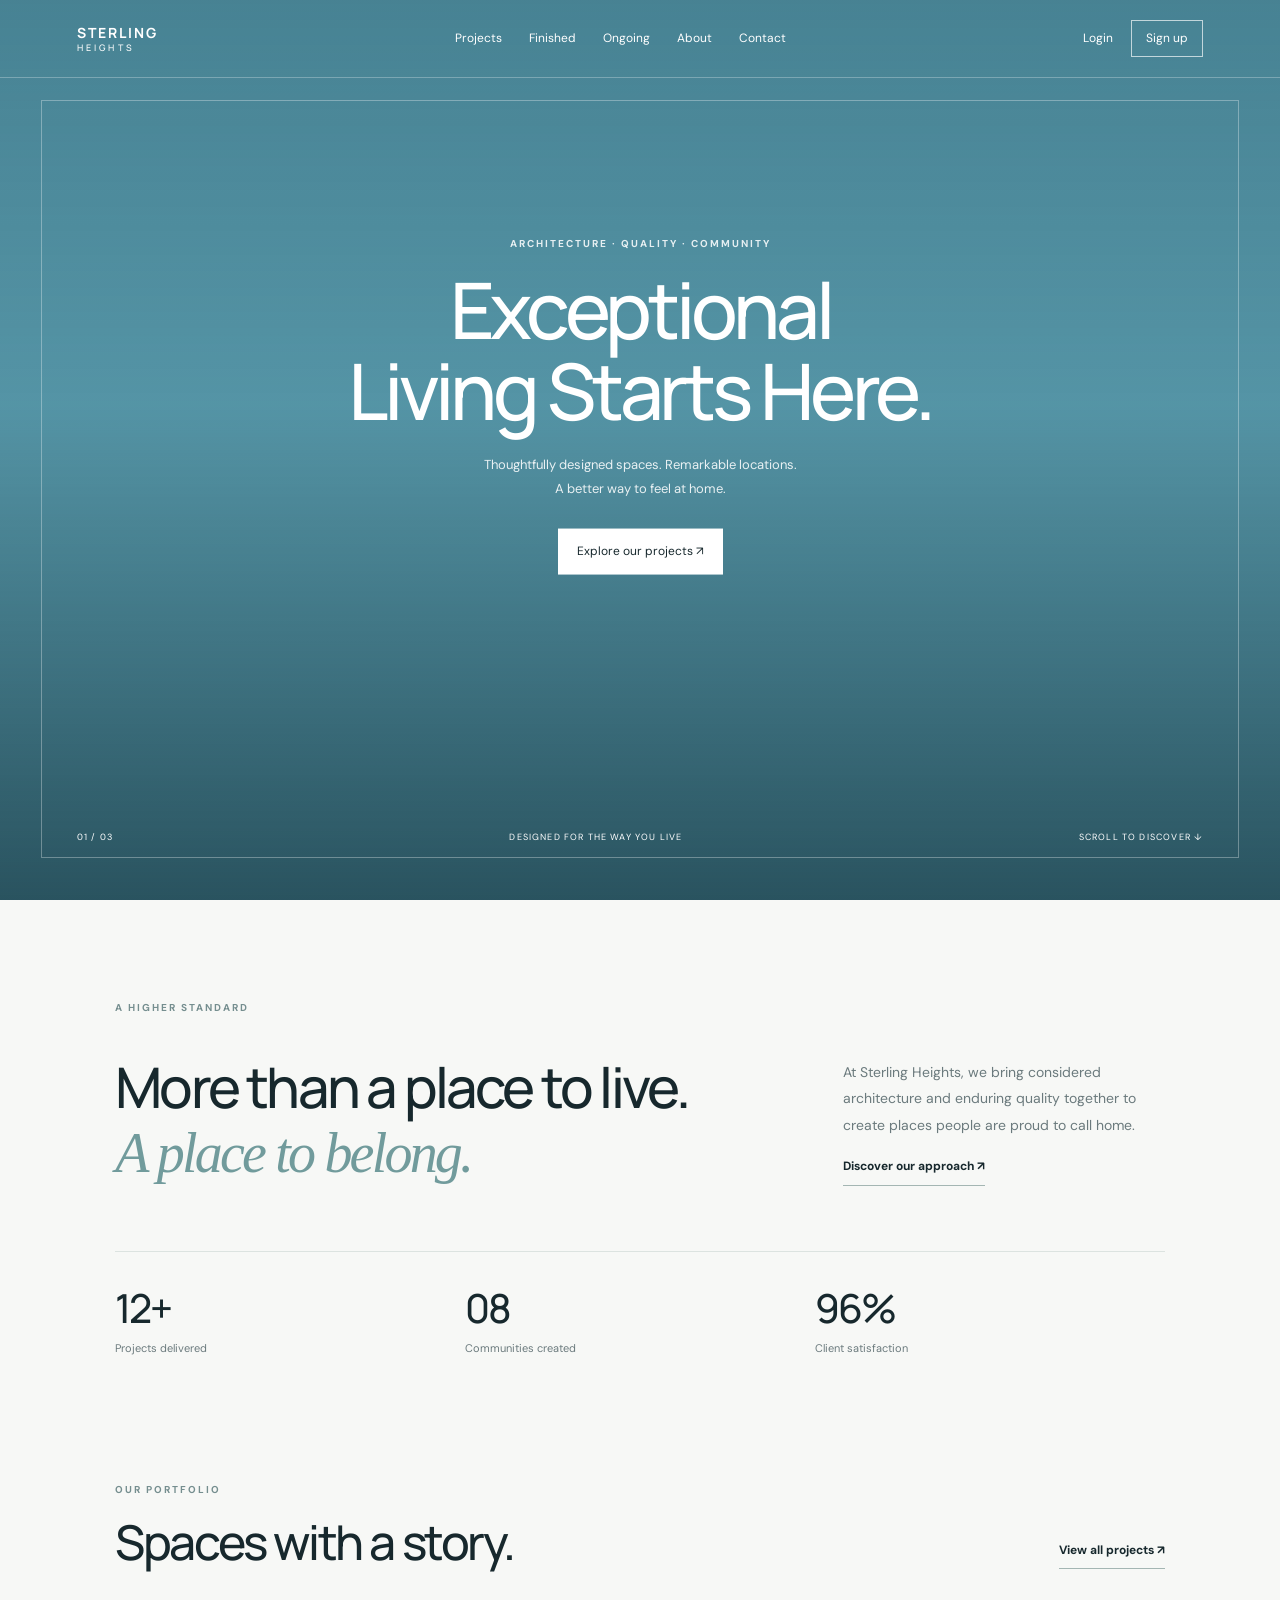
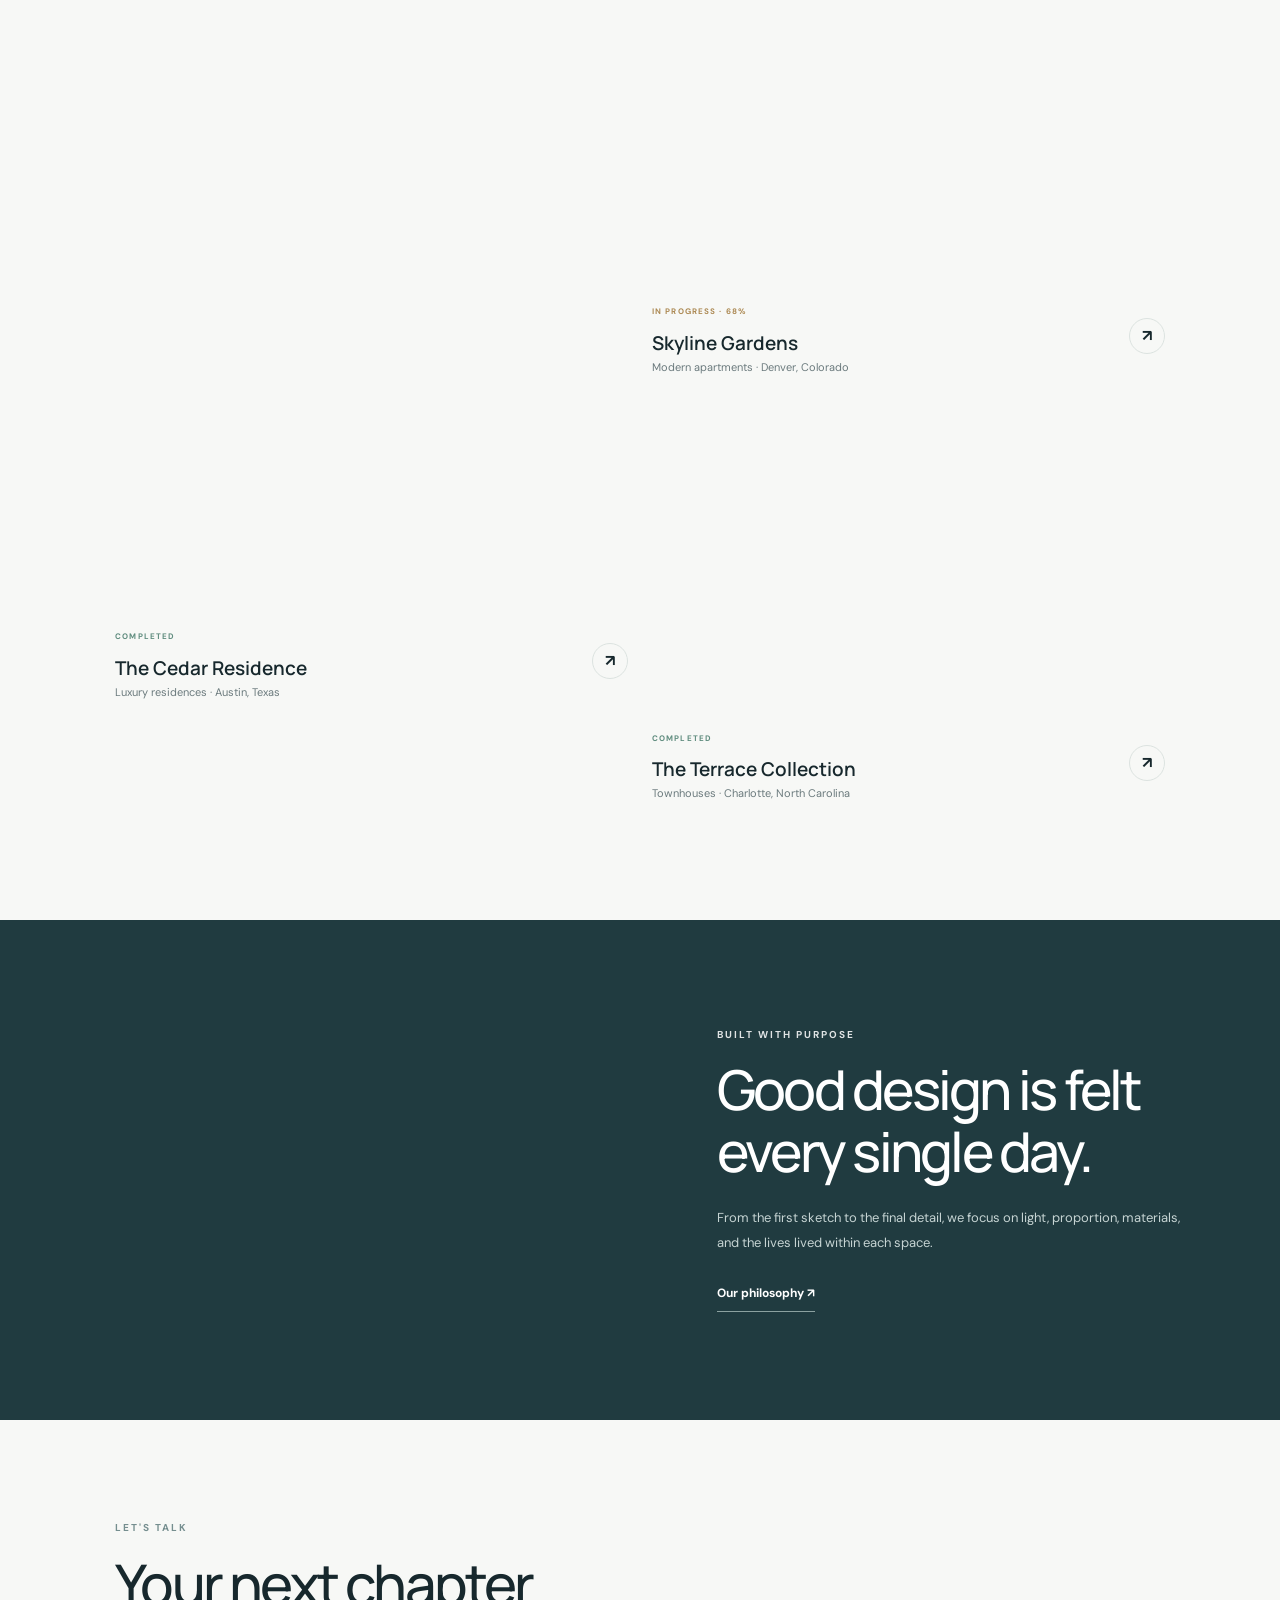
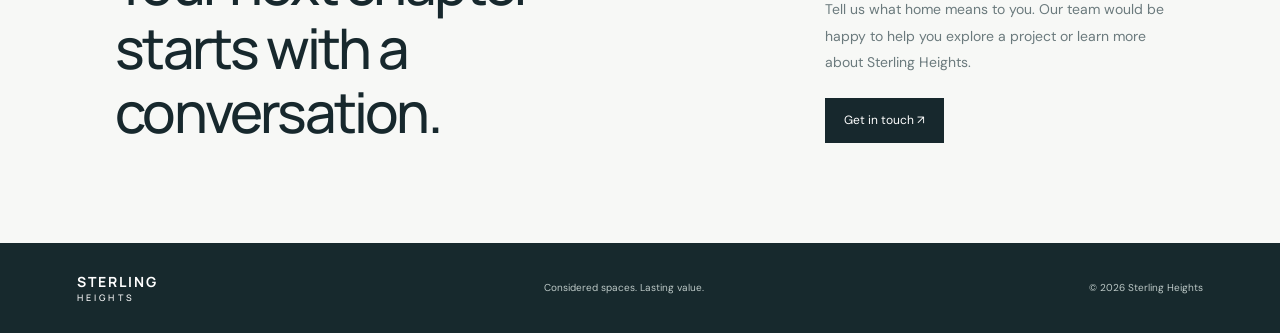
<file: index.html>
<!doctype html>
<html lang="en">
  <head>
    <meta charset="utf-8" />
    <meta name="viewport" content="width=device-width,initial-scale=1" />
    <meta
      name="description"
      content="Sterling Heights — exceptional living starts here."
    />
    <title>Sterling Heights | Exceptional Living Starts Here</title>
    <link rel="stylesheet" href="css/style.css" />
    <script defer src="js/app.js"></script>
  </head>
  <body>
    <header class="header">
      <a class="logo" href="index.html">STERLING<span>HEIGHTS</span></a
      ><button class="menu" id="menu" aria-label="Toggle navigation">☰</button>
      <nav id="nav">
        <a href="#projects">Projects</a
        ><a href="pages/finished.html">Finished</a
        ><a href="pages/ongoing.html">Ongoing</a><a href="#about">About</a
        ><a href="pages/contact.html">Contact</a>
      </nav>
      <div id="account" class="account"></div>
    </header>
    <main>
      <section class="hero">
        <div class="hero-photo"></div>
        <div class="hero-overlay"></div>
        <div class="hero-frame"></div>
        <div class="hero-content">
          <p class="eyebrow light">ARCHITECTURE · QUALITY · COMMUNITY</p>
          <h1>Exceptional<br />Living Starts Here.</h1>
          <p>
            Thoughtfully designed spaces. Remarkable locations.<br />A better
            way to feel at home.
          </p>
          <a class="btn white" href="#projects">Explore our projects ↗</a>
        </div>
        <div class="hero-foot">
          <span>01 / 03</span><span>DESIGNED FOR THE WAY YOU LIVE</span
          ><span>SCROLL TO DISCOVER ↓</span>
        </div>
      </section>
      <section class="section intro" id="about">
        <p class="eyebrow">A HIGHER STANDARD</p>
        <div class="intro-grid">
          <h2>More than a place to live.<br /><em>A place to belong.</em></h2>
          <div>
            <p>
              At Sterling Heights, we bring considered architecture and enduring
              quality together to create places people are proud to call home.
            </p>
            <a class="text-link" href="pages/about.html"
              >Discover our approach ↗</a
            >
          </div>
        </div>
        <div class="stats">
          <div><strong>12+</strong><span>Projects delivered</span></div>
          <div><strong>08</strong><span>Communities created</span></div>
          <div><strong>96%</strong><span>Client satisfaction</span></div>
        </div>
      </section>
      <section class="section projects" id="projects">
        <div class="section-title">
          <div>
            <p class="eyebrow">OUR PORTFOLIO</p>
            <h2>Spaces with a story.</h2>
          </div>
          <a class="text-link" href="pages/finished.html"
            >View all projects ↗</a
          >
        </div>
        <div class="project-grid">
          <a class="project-card tall" href="pages/details.html?project=cedar"
            ><div class="photo cedar"></div>
            <div class="project-meta">
              <div>
                <small class="complete">COMPLETED</small>
                <h3>The Cedar Residence</h3>
                <p>Luxury residences · Austin, Texas</p>
              </div>
              <b>↗</b>
            </div></a
          >
          <a class="project-card" href="pages/details.html?project=skyline"
            ><div class="photo skyline"></div>
            <div class="project-meta">
              <div>
                <small class="progress">IN PROGRESS · 68%</small>
                <h3>Skyline Gardens</h3>
                <p>Modern apartments · Denver, Colorado</p>
              </div>
              <b>↗</b>
            </div></a
          >
          <a class="project-card" href="pages/details.html?project=terrace"
            ><div class="photo terrace"></div>
            <div class="project-meta">
              <div>
                <small class="complete">COMPLETED</small>
                <h3>The Terrace Collection</h3>
                <p>Townhouses · Charlotte, North Carolina</p>
              </div>
              <b>↗</b>
            </div></a
          >
        </div>
      </section>
      <section class="statement">
        <div class="statement-photo"></div>
        <div class="statement-copy">
          <p class="eyebrow light">BUILT WITH PURPOSE</p>
          <h2>Good design is felt<br />every single day.</h2>
          <p>
            From the first sketch to the final detail, we focus on light,
            proportion, materials, and the lives lived within each space.
          </p>
          <a class="text-link light-link" href="pages/about.html"
            >Our philosophy ↗</a
          >
        </div>
      </section>
      <section class="section contact">
        <div>
          <p class="eyebrow">LET'S TALK</p>
          <h2>Your next chapter<br />starts with a conversation.</h2>
        </div>
        <div>
          <p>
            Tell us what home means to you. Our team would be happy to help you
            explore a project or learn more about Sterling Heights.
          </p>
          <a class="btn dark" href="pages/contact.html">Get in touch ↗</a>
        </div>
      </section>
    </main>
    <footer>
      <a class="logo" href="index.html">STERLING<span>HEIGHTS</span></a>
      <p>Considered spaces. Lasting value.</p>
      <small>© <span id="year"></span> Sterling Heights</small>
    </footer>
  </body>
</html>
</file>
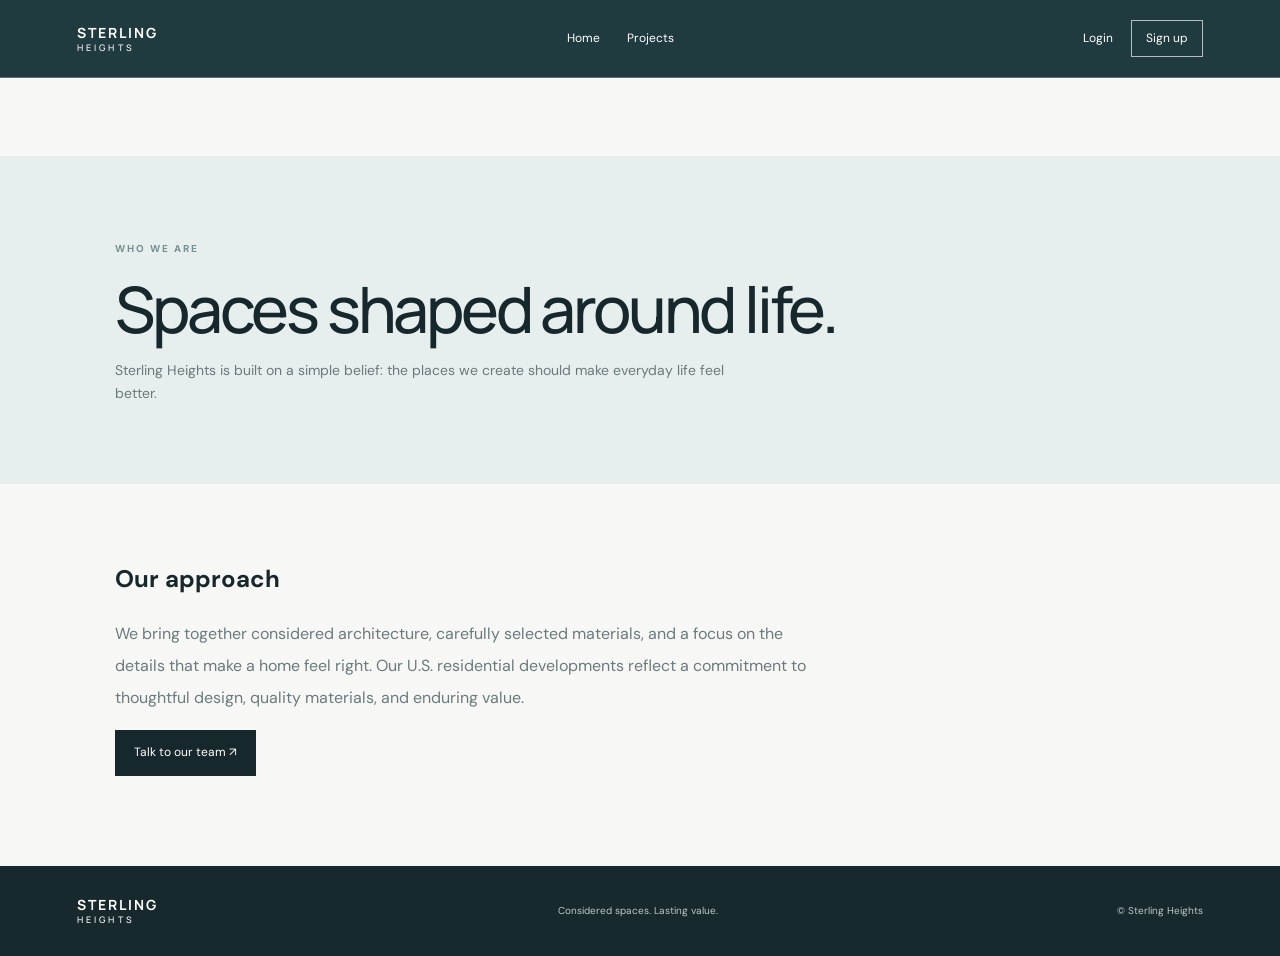
<file: about.html>
<!doctype html><html lang="en"><head><meta charset="utf-8"><meta name="viewport" content="width=device-width,initial-scale=1"><title>About | Sterling Heights</title><link rel="stylesheet" href="../css/style.css"><script defer src="../js/app.js"></script></head><body><header class="header inner-header"><a class="logo" href="../index.html">STERLING<span>HEIGHTS</span></a><nav><a href="../index.html">Home</a><a href="finished.html">Projects</a></nav><div class="account" id="account"></div></header><main class="inner-page"><section class="page-hero"><p class="eyebrow">WHO WE ARE</p><h1>Spaces shaped around life.</h1><p>Sterling Heights is built on a simple belief: the places we create should make everyday life feel better.</p></section><section class="inner-content"><h2>Our approach</h2><p style="max-width:720px;color:var(--muted);line-height:2">We bring together considered architecture, carefully selected materials, and a focus on the details that make a home feel right. Our U.S. residential developments reflect a commitment to thoughtful design, quality materials, and enduring value.</p><a class="btn dark" href="contact.html">Talk to our team ↗</a></section></main><footer><a class="logo" href="../index.html">STERLING<span>HEIGHTS</span></a><p>Considered spaces. Lasting value.</p><small>© Sterling Heights</small></footer></body></html>
</file>
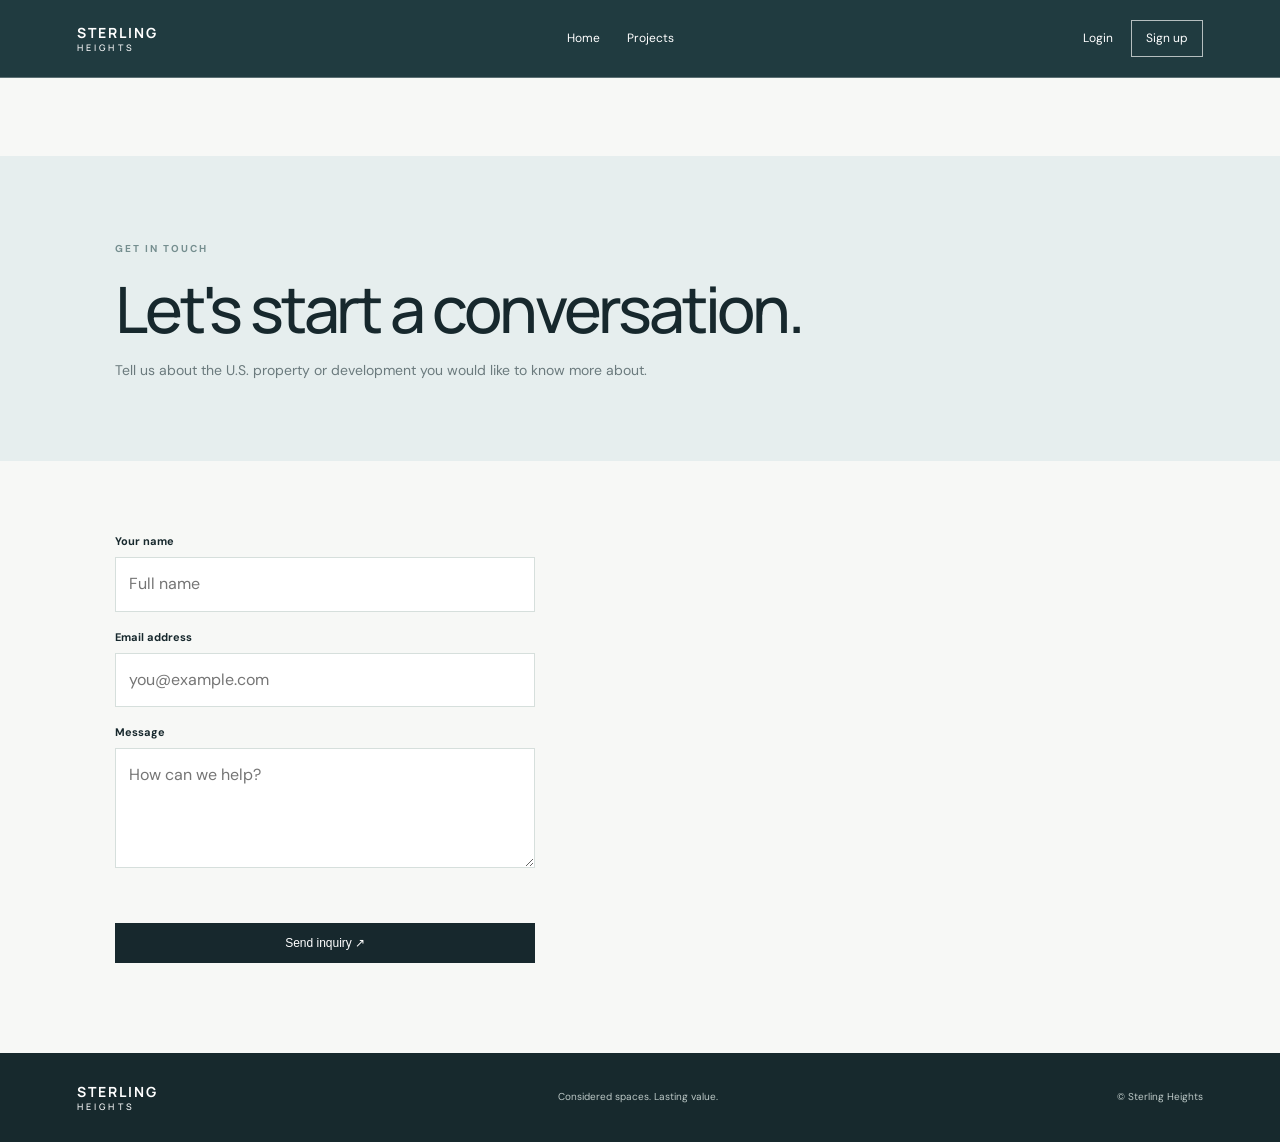
<file: contact.html>
<!doctype html><html lang="en"><head><meta charset="utf-8"><meta name="viewport" content="width=device-width,initial-scale=1"><title>Contact | Sterling Heights</title><link rel="stylesheet" href="../css/style.css"><script defer src="../js/app.js"></script></head><body><header class="header inner-header"><a class="logo" href="../index.html">STERLING<span>HEIGHTS</span></a><nav><a href="../index.html">Home</a><a href="finished.html">Projects</a></nav><div class="account" id="account"></div></header><main class="inner-page"><section class="page-hero"><p class="eyebrow">GET IN TOUCH</p><h1>Let's start a conversation.</h1><p>Tell us about the U.S. property or development you would like to know more about.</p></section><section class="inner-content"><form id="contactForm" class="form-box"><label class="field"><span>Your name</span><input required placeholder="Full name"></label><label class="field"><span>Email address</span><input type="email" required placeholder="you@example.com"></label><label class="field"><span>Message</span><textarea required placeholder="How can we help?"></textarea></label><p id="contactMessage" class="form-error" aria-live="polite"></p><button class="btn dark form-submit">Send inquiry ↗</button></form></section></main><footer><a class="logo" href="../index.html">STERLING<span>HEIGHTS</span></a><p>Considered spaces. Lasting value.</p><small>© Sterling Heights</small></footer></body></html>
</file>
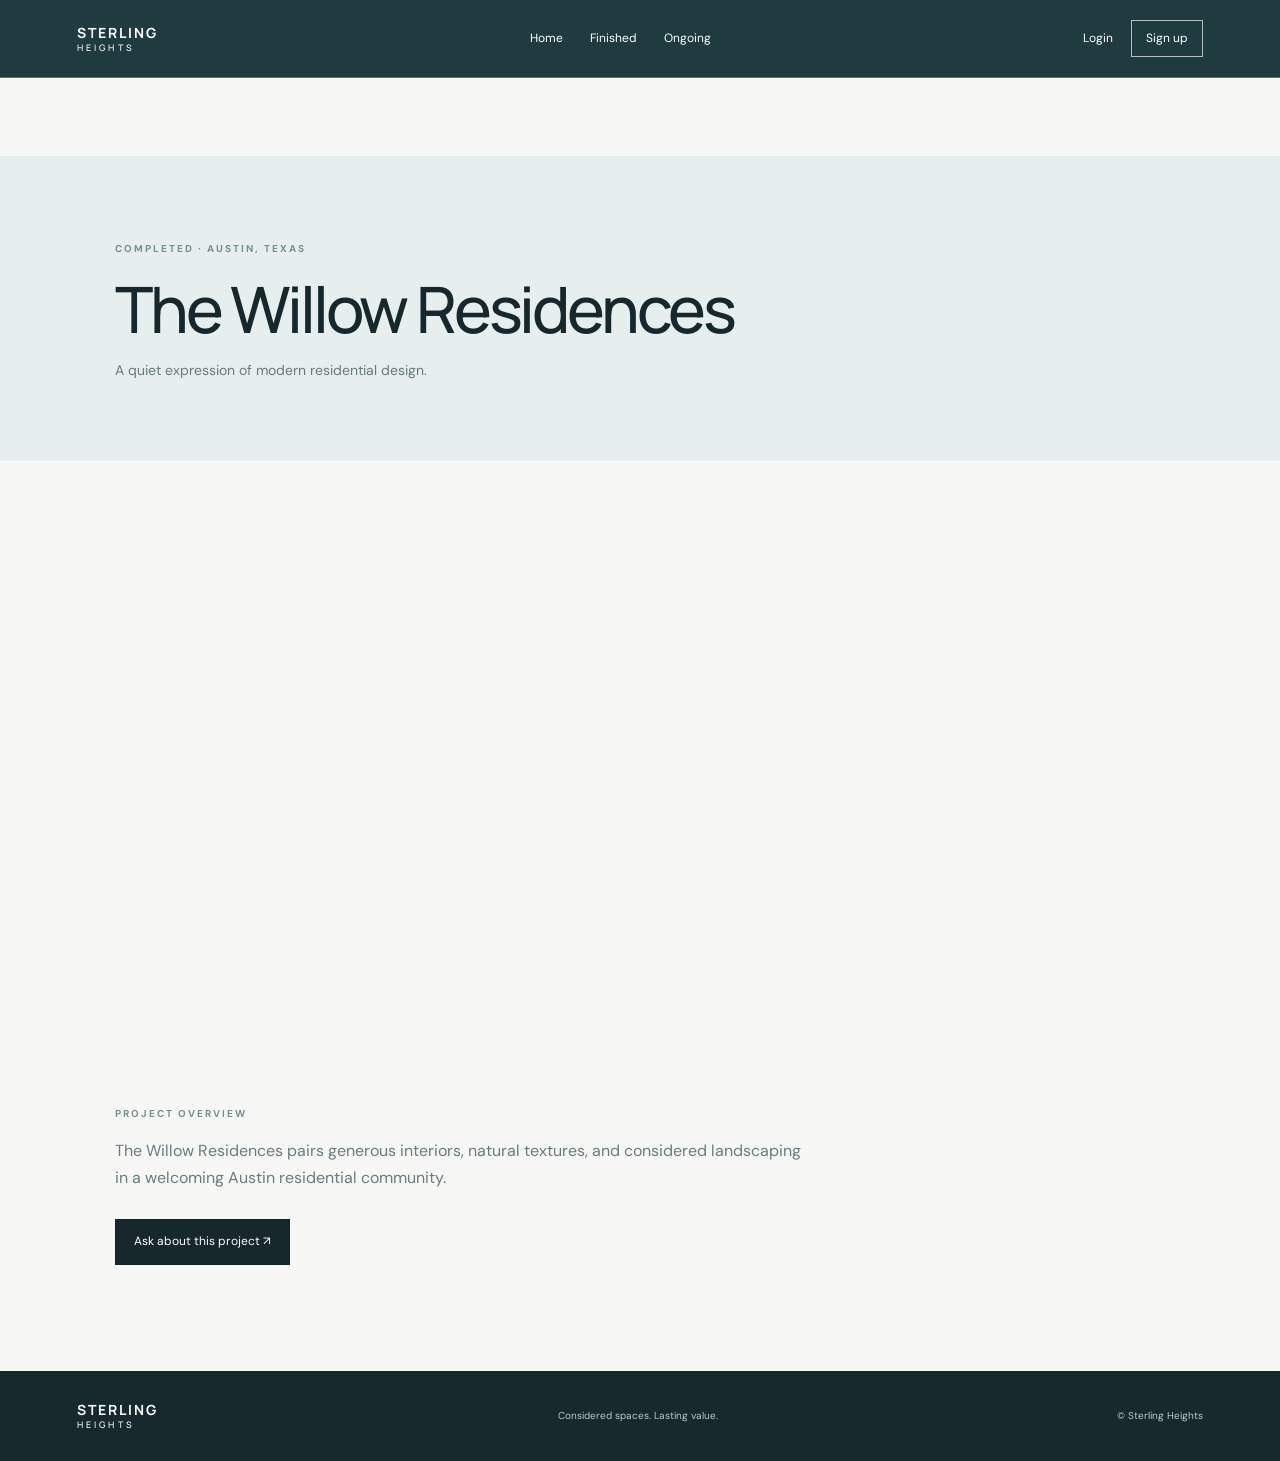
<file: details.html>
<!doctype html><html lang="en"><head><meta charset="utf-8"><meta name="viewport" content="width=device-width,initial-scale=1"><title>Project Details | Sterling Heights</title><link rel="stylesheet" href="../css/style.css"><script defer src="../js/app.js"></script><script defer src="../js/details.js"></script></head><body><header class="header inner-header"><a class="logo" href="../index.html">STERLING<span>HEIGHTS</span></a><nav><a href="../index.html">Home</a><a href="finished.html">Finished</a><a href="ongoing.html">Ongoing</a></nav><div class="account" id="account"></div></header><main class="inner-page"><section class="page-hero"><p class="eyebrow" id="status">STERLING HEIGHTS / PROJECT</p><h1 id="title">A place to belong.</h1><p id="description">Considered architecture and spaces designed around everyday living.</p></section><section class="inner-content"><div id="projectPhoto" class="photo cedar" style="height:min(60vw,560px);margin-bottom:30px"></div><p class="eyebrow">PROJECT OVERVIEW</p><p id="overview" style="max-width:700px;color:var(--muted)">Every detail balances beauty, comfort, and practicality. Contact our team to learn more.</p><p style="margin-top:28px"><a class="btn dark" href="contact.html">Ask about this project ↗</a></p></section></main><footer><a class="logo" href="../index.html">STERLING<span>HEIGHTS</span></a><p>Considered spaces. Lasting value.</p><small>© Sterling Heights</small></footer></body></html>
</file>
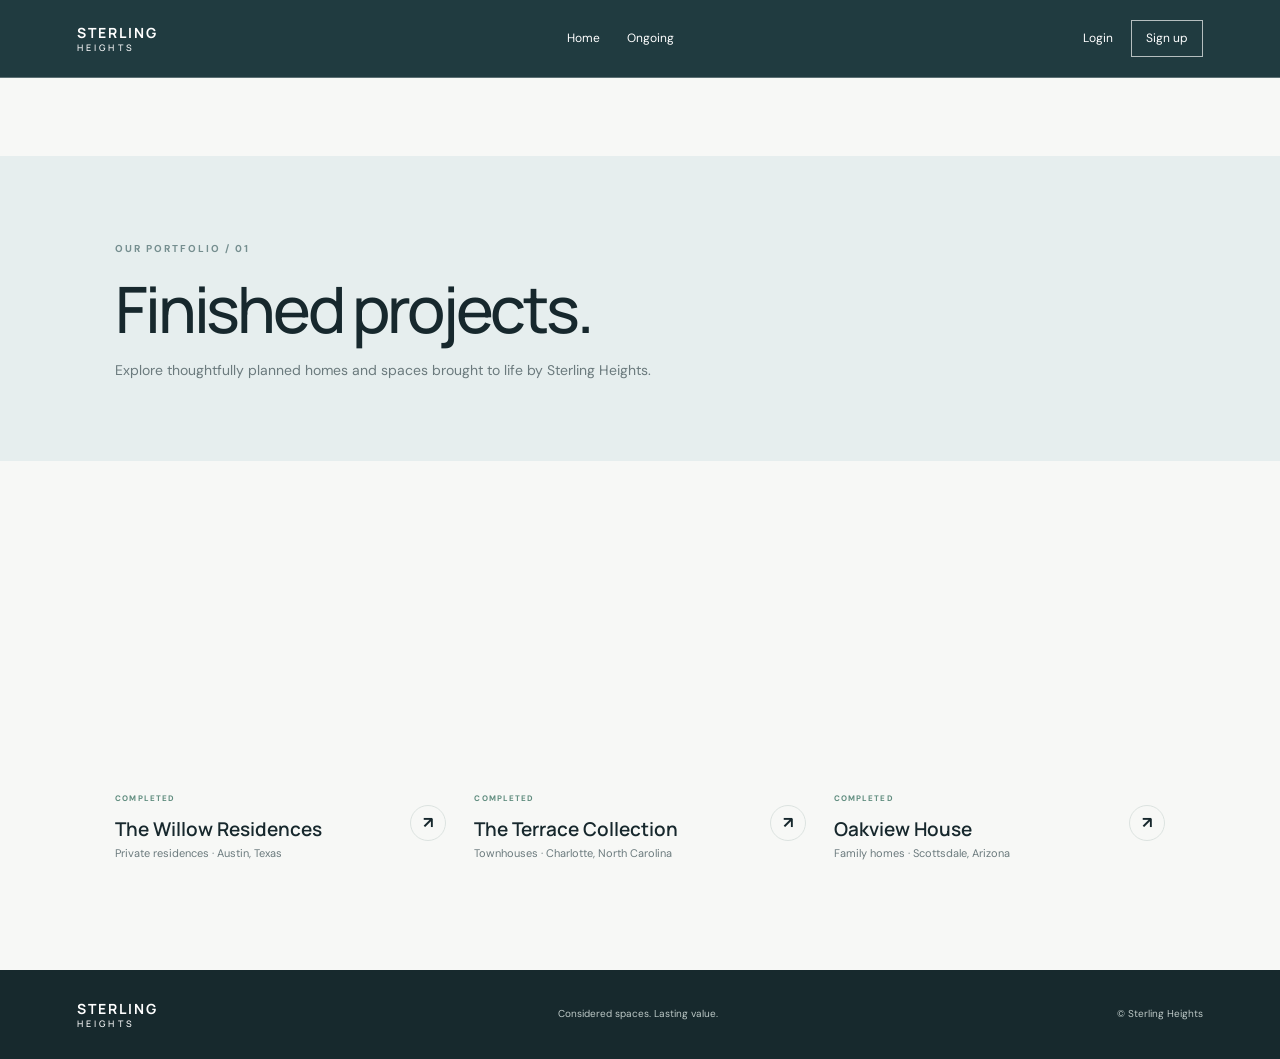
<file: finished.html>
<!doctype html><html lang="en"><head><meta charset="utf-8"><meta name="viewport" content="width=device-width,initial-scale=1"><title>Finished Projects | Sterling Heights</title><link rel="stylesheet" href="../css/style.css"><script defer src="../js/app.js"></script></head><body><header class="header inner-header"><a class="logo" href="../index.html">STERLING<span>HEIGHTS</span></a><nav><a href="../index.html">Home</a><a href="ongoing.html">Ongoing</a></nav><div class="account" id="account"></div></header><main class="inner-page"><section class="page-hero"><p class="eyebrow">OUR PORTFOLIO / 01</p><h1>Finished projects.</h1><p>Explore thoughtfully planned homes and spaces brought to life by Sterling Heights.</p></section><section class="inner-content"><div class="inner-grid"><a class="project-card" href="details.html?project=willow"><div class="photo willow"></div><div class="project-meta"><div><small class="complete">COMPLETED</small><h3>The Willow Residences</h3><p>Private residences · Austin, Texas</p></div><b>↗</b></div></a><a class="project-card" href="details.html?project=terrace"><div class="photo terrace"></div><div class="project-meta"><div><small class="complete">COMPLETED</small><h3>The Terrace Collection</h3><p>Townhouses · Charlotte, North Carolina</p></div><b>↗</b></div></a><a class="project-card" href="details.html?project=oak"><div class="photo oakview"></div><div class="project-meta"><div><small class="complete">COMPLETED</small><h3>Oakview House</h3><p>Family homes · Scottsdale, Arizona</p></div><b>↗</b></div></a></div></section></main><footer><a class="logo" href="../index.html">STERLING<span>HEIGHTS</span></a><p>Considered spaces. Lasting value.</p><small>© Sterling Heights</small></footer></body></html>
</file>
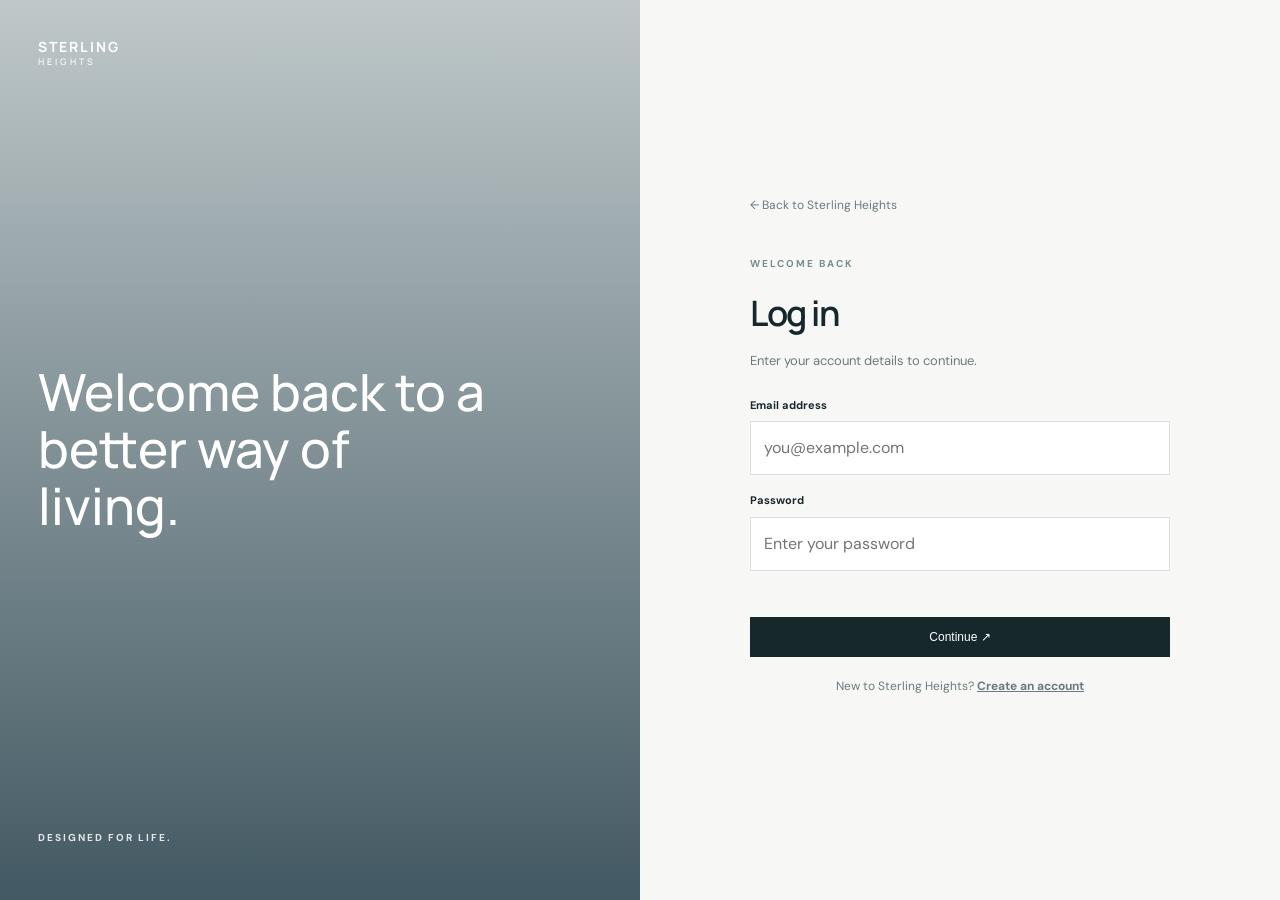
<file: login.html>
<!doctype html><html lang="en"><head><meta charset="utf-8"><meta name="viewport" content="width=device-width,initial-scale=1"><title>Login | Sterling Heights</title><link rel="stylesheet" href="../css/style.css"><script defer src="../js/app.js"></script></head><body><main class="form-page"><aside class="form-visual"><a class="logo" href="../index.html">STERLING<span>HEIGHTS</span></a><h2>Welcome back to a better way of living.</h2><p class="eyebrow light">DESIGNED FOR LIFE.</p></aside><section class="form-area"><form class="form-box" id="loginForm"><a class="back" href="../index.html">← Back to Sterling Heights</a><p class="eyebrow">WELCOME BACK</p><h1>Log in</h1><p class="subtext">Enter your account details to continue.</p><label class="field"><span>Email address</span><input name="email" type="email" autocomplete="email" placeholder="you@example.com" required></label><label class="field"><span>Password</span><input name="password" type="password" autocomplete="current-password" placeholder="Enter your password" required></label><p class="form-error" id="formError" role="alert"></p><button class="btn dark form-submit" type="submit">Continue ↗</button><p class="form-note">New to Sterling Heights? <a href="signup.html">Create an account</a></p></form></section></main></body></html>
</file>
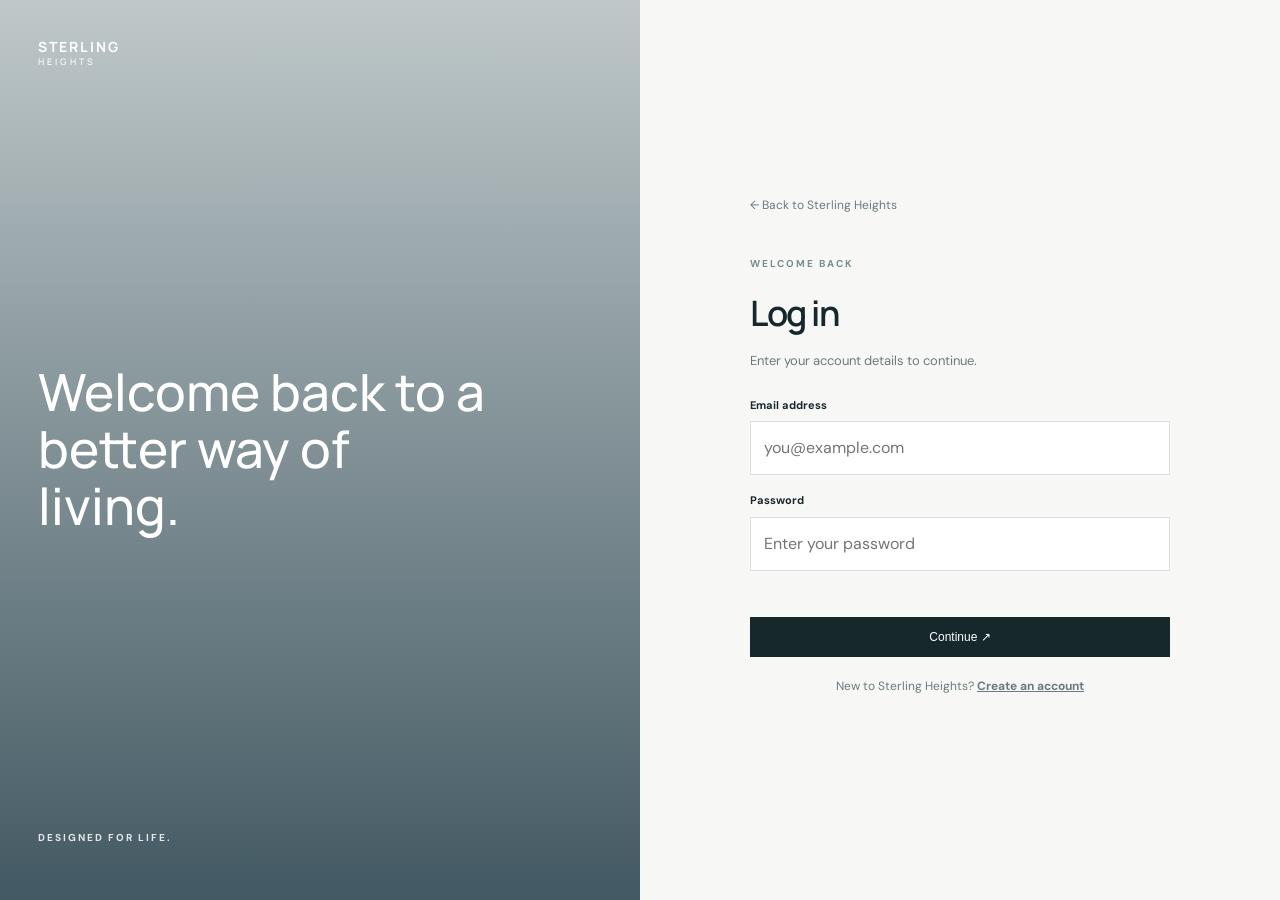
<file: profile.html>
<!doctype html><html lang="en"><head><meta charset="utf-8"><meta name="viewport" content="width=device-width,initial-scale=1"><title>Your profile | Sterling Heights</title><link rel="stylesheet" href="../css/style.css"><script defer src="../js/app.js"></script></head><body><header class="header inner-header"><a class="logo" href="../index.html">STERLING<span>HEIGHTS</span></a><a href="../index.html">Return home ↗</a></header><main class="inner-page"><section class="page-hero"><p class="eyebrow">YOUR ACCOUNT</p><h1>Your profile.</h1><p>Manage your Sterling Heights account details.</p></section><section class="inner-content"><div class="profile-card" id="profileContent"></div></section></main><footer><a class="logo" href="../index.html">STERLING<span>HEIGHTS</span></a><p>Considered spaces. Lasting value.</p><small>© Sterling Heights</small></footer></body></html>
</file>
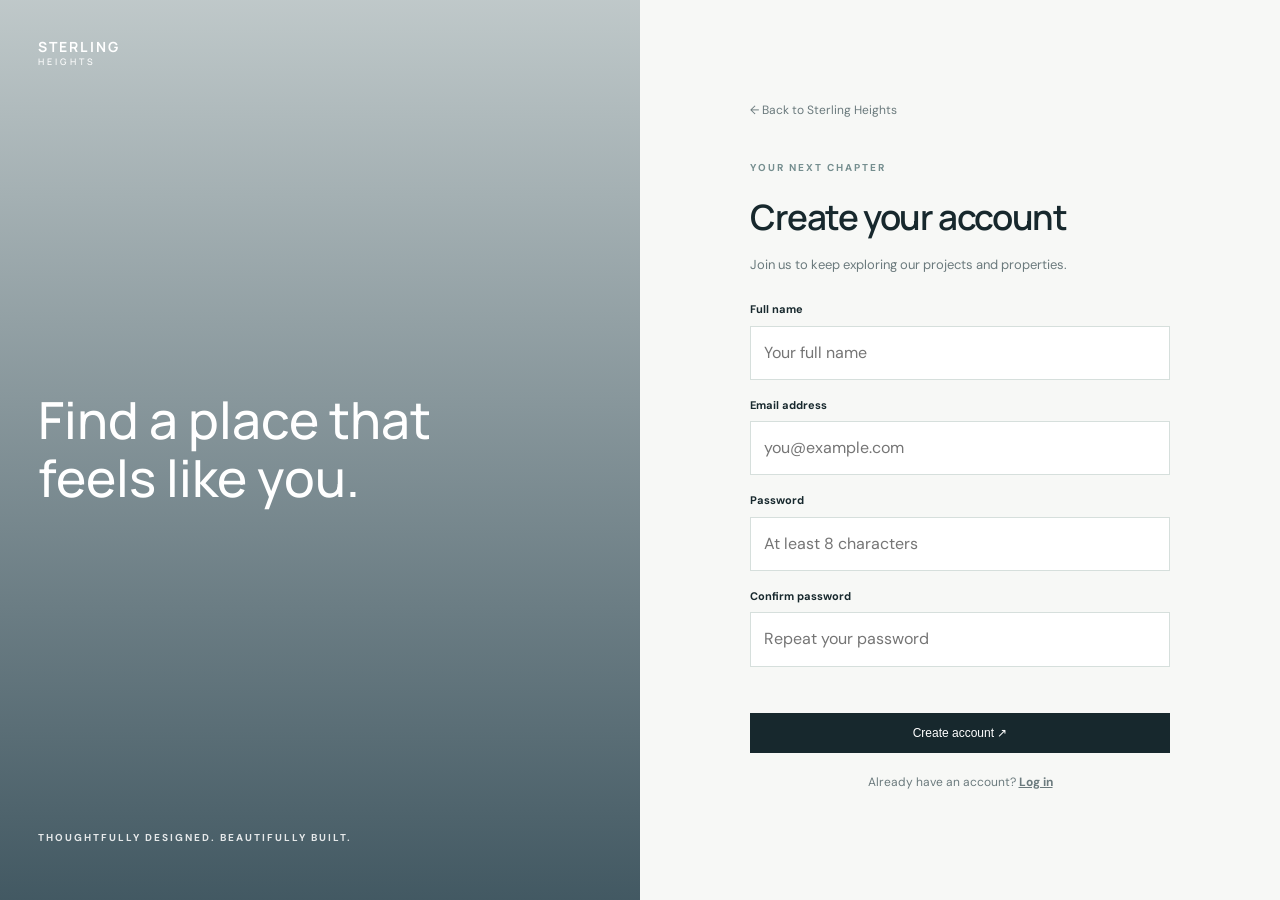
<file: signup.html>
<!doctype html><html lang="en"><head><meta charset="utf-8"><meta name="viewport" content="width=device-width,initial-scale=1"><title>Sign up | Sterling Heights</title><link rel="stylesheet" href="../css/style.css"><script defer src="../js/app.js"></script></head><body><main class="form-page"><aside class="form-visual"><a class="logo" href="../index.html">STERLING<span>HEIGHTS</span></a><h2>Find a place that feels like you.</h2><p class="eyebrow light">THOUGHTFULLY DESIGNED. BEAUTIFULLY BUILT.</p></aside><section class="form-area"><form class="form-box" id="signupForm"><a class="back" href="../index.html">← Back to Sterling Heights</a><p class="eyebrow">YOUR NEXT CHAPTER</p><h1>Create your account</h1><p class="subtext">Join us to keep exploring our projects and properties.</p><label class="field"><span>Full name</span><input name="fullName" autocomplete="name" placeholder="Your full name" required></label><label class="field"><span>Email address</span><input name="email" type="email" autocomplete="email" placeholder="you@example.com" required></label><label class="field"><span>Password</span><input name="password" type="password" minlength="8" autocomplete="new-password" placeholder="At least 8 characters" required></label><label class="field"><span>Confirm password</span><input name="confirmPassword" type="password" autocomplete="new-password" placeholder="Repeat your password" required></label><p class="form-error" id="formError" role="alert"></p><button class="btn dark form-submit" type="submit">Create account ↗</button><p class="form-note">Already have an account? <a href="login.html">Log in</a></p></form></section></main></body></html>
</file>
<file: css/style.css>
@import url("https://fonts.googleapis.com/css2?family=DM+Sans:wght@400;500;600;700&family=Manrope:wght@400;500;600;700;800&display=swap");
:root {
  --ink: #17282d;
  --muted: #6b7a7d;
  --paper: #f7f8f6;
  --line: #dce3e0;
  --teal: #719b9c;
}
* {
  box-sizing: border-box;
}
html {
  scroll-behavior: smooth;
}
body {
  margin: 0;
  background: var(--paper);
  color: var(--ink);
  font-family: "DM Sans", sans-serif;
  line-height: 1.65;
}
a {
  color: inherit;
  text-decoration: none;
}
.header {
  height: 78px;
  position: absolute;
  z-index: 5;
  top: 0;
  left: 0;
  width: 100%;
  padding: 0 6%;
  display: flex;
  align-items: center;
  justify-content: space-between;
  color: #fff;
  border-bottom: 1px solid #ffffff45;
}
.logo {
  font:
    700 14px Manrope,
    sans-serif;
  letter-spacing: 0.15em;
  line-height: 1.3;
  display: flex;
  flex-direction: column;
}
.logo span {
  font-size: 9px;
  letter-spacing: 0.35em;
  font-weight: 500;
}
.header nav {
  display: flex;
  gap: 27px;
}
.header nav a,
.account a {
  font-size: 12px;
}
.account {
  display: flex;
  gap: 18px;
  align-items: center;
}
.btn {
  display: inline-flex;
  align-items: center;
  justify-content: center;
  padding: 13px 19px;
  font-size: 12px;
  transition: transform 0.2s;
}
.btn:hover {
  transform: translateY(-2px);
}
.btn.white {
  background: #fff;
  color: var(--ink);
  margin-top: 14px;
}
.btn.dark {
  background: var(--ink);
  color: white;
}
.signup {
  border: 1px solid #ffffffaa;
  padding: 8px 14px;
}
.profile-link {
  display: flex;
  gap: 9px;
  align-items: center;
}
.avatar-mini {
  width: 29px;
  height: 29px;
  display: grid;
  place-items: center;
  border-radius: 50%;
  background: #d6e8e7;
  color: #17373a;
  font-weight: 700;
}
.menu {
  display: none;
}
.hero {
  height: min(900px, 100svh);
  min-height: 670px;
  position: relative;
  color: white;
  overflow: hidden;
  background: #5a9cae;
}
.hero-photo {
  position: absolute;
  inset: 0;
  background: url("https://images.unsplash.com/photo-1600047509807-ba8f99d2cdde?auto=format&fit=crop&w=2200&q=90")
    center 52% / cover;
  animation: zoom 1.4s both;
}
.hero-overlay {
  position: absolute;
  inset: 0;
  background: linear-gradient(180deg, #143c4a44, #12333b12 45%, #102c35a6);
}
.hero-frame {
  position: absolute;
  inset: 100px 3.2% 42px;
  border: 1px solid #ffffff50;
}
.hero-content {
  position: absolute;
  top: 45%;
  left: 50%;
  transform: translate(-50%, -50%);
  width: 90%;
  text-align: center;
}
.eyebrow {
  font-size: 10px;
  letter-spacing: 0.2em;
  font-weight: 700;
  color: #758e8f;
  margin: 0 0 16px;
}
.eyebrow.light {
  color: #ffffffdc;
}
.hero h1 {
  font:
    500 clamp(43px, 6.5vw, 78px)/1.04 Manrope,
    sans-serif;
  letter-spacing: -0.055em;
  margin: 0 0 22px;
}
.hero-content > p:not(.eyebrow) {
  font-size: 13px;
  line-height: 1.9;
  color: #ffffffdf;
}
.hero-foot {
  position: absolute;
  bottom: 55px;
  left: 6%;
  right: 6%;
  display: flex;
  justify-content: space-between;
  font-size: 9px;
  letter-spacing: 0.13em;
}
.section {
  padding: 100px 9%;
}
.intro-grid {
  display: grid;
  grid-template-columns: 1.4fr 0.7fr;
  gap: 8%;
  align-items: end;
  margin: 28px 0 65px;
}
.intro h2,
.section-title h2,
.contact h2 {
  font:
    500 clamp(34px, 4.5vw, 56px)/1.14 Manrope,
    sans-serif;
  letter-spacing: -0.05em;
  margin: 0;
}
.intro h2 em {
  font-family: Georgia, serif;
  color: #719b9c;
  font-weight: 400;
}
.intro-grid p,
.contact > div:nth-child(2) > p {
  font-size: 14px;
  color: var(--muted);
  line-height: 1.9;
}
.text-link {
  font-size: 12px;
  font-weight: 700;
  border-bottom: 1px solid #a4b6b3;
  padding-bottom: 8px;
  display: inline-block;
}
.stats {
  border-top: 1px solid var(--line);
  padding-top: 28px;
  display: grid;
  grid-template-columns: repeat(3, 1fr);
}
.stats div {
  display: flex;
  flex-direction: column;
  gap: 4px;
}
.stats strong {
  font: 500 40px Manrope;
  letter-spacing: -0.05em;
}
.stats span {
  font-size: 11px;
  color: var(--muted);
}
.projects {
  padding-top: 25px;
}
.section-title {
  display: flex;
  align-items: end;
  justify-content: space-between;
  margin-bottom: 35px;
}
.section-title h2 {
  font-size: clamp(32px, 4vw, 48px);
}
.project-grid {
  display: grid;
  grid-template-columns: 1fr 1fr;
  gap: 38px 24px;
}
.project-card {
  display: block;
  min-width: 0;
  overflow: hidden;
}
.project-card.tall {
  grid-row: span 2;
}
.photo {
  height: 275px;
  background-size: cover;
  background-position: center;
  transition: transform 0.6s;
}
.project-card:hover .photo {
  transform: scale(1.025);
}
.tall .photo {
  height: 600px;
}
.cedar {
  background-image: url("https://images.unsplash.com/photo-1600607687920-4e2a09cf159d?auto=format&fit=crop&w=1200&q=85");
}
.skyline {
  background-image: url("https://images.unsplash.com/photo-1600566753086-00f18fb6b3ea?auto=format&fit=crop&w=1100&q=85");
}
.terrace {
  background-image: url("https://images.unsplash.com/photo-1600607687644-c7171b42498f?auto=format&fit=crop&w=1100&q=85");
}
.project-meta {
  display: flex;
  justify-content: space-between;
  align-items: center;
  padding: 17px 0;
}
.project-meta small {
  font-size: 8px;
  letter-spacing: 0.14em;
  font-weight: 700;
}
.complete {
  color: #5f8c7e;
}
.progress {
  color: #ac8953;
}
.project-meta h3 {
  font: 600 19px Manrope;
  margin: 7px 0 2px;
}
.project-meta p {
  font-size: 11px;
  color: var(--muted);
  margin: 0;
}
.project-meta b {
  width: 36px;
  height: 36px;
  border: 1px solid var(--line);
  border-radius: 50%;
  display: grid;
  place-items: center;
}
.statement {
  display: grid;
  grid-template-columns: 1fr 1fr;
  background: #203b40;
  color: white;
  min-height: 500px;
}
.statement-photo {
  background: url("https://images.unsplash.com/photo-1600210492486-724fe5c67fb0?auto=format&fit=crop&w=1300&q=85")
    center/cover;
}
.statement-copy {
  align-self: center;
  padding: 75px 12%;
}
.statement-copy h2 {
  font: 500 clamp(36px, 4.5vw, 55px)/1.12 Manrope;
  letter-spacing: -0.05em;
  margin: 0 0 24px;
}
.statement-copy > p:not(.eyebrow) {
  font-size: 13px;
  color: #c6d4d3;
  line-height: 1.9;
}
.light-link {
  color: white;
  border-color: #8ba1a0;
  margin-top: 15px;
}
.contact {
  display: grid;
  grid-template-columns: 1.2fr 0.7fr;
  gap: 12%;
  align-items: end;
}
.contact > div:nth-child(2) > p {
  margin-bottom: 22px;
}
footer {
  background: #17292d;
  color: white;
  padding: 30px 6%;
  display: flex;
  align-items: center;
  justify-content: space-between;
}
footer p,
footer small {
  font-size: 10px;
  color: #bdc9c7;
  margin: 0;
}
.inner-header {
  position: relative;
  background: #203b40;
}
.inner-page {
  padding-top: 78px;
  min-height: 70vh;
}
.page-hero {
  padding: 85px 9% 65px;
  background: #e6eeee;
}
.page-hero h1 {
  font: 500 clamp(40px, 5vw, 65px)/1.1 Manrope;
  letter-spacing: -0.05em;
  margin: 0 0 15px;
}
.page-hero p:last-child {
  max-width: 650px;
  color: var(--muted);
  font-size: 14px;
}
.inner-content {
  padding: 55px 9% 90px;
}
.inner-grid {
  display: grid;
  grid-template-columns: repeat(3, 1fr);
  gap: 28px;
}
.inner-grid .photo {
  height: 250px;
}
.form-page {
  min-height: 100vh;
  display: grid;
  grid-template-columns: 1fr 1fr;
  background: var(--paper);
}
.form-visual {
  padding: 38px;
  display: flex;
  flex-direction: column;
  justify-content: space-between;
  color: white;
  position: relative;
  background: url("https://images.unsplash.com/photo-1600210492486-724fe5c67fb0?auto=format&fit=crop&w=1200&q=85")
    center/cover;
}
.form-visual:before {
  content: "";
  position: absolute;
  inset: 0;
  background: linear-gradient(180deg, #183a4440, #122e3bc9);
}
.form-visual > * {
  position: relative;
}
.form-visual h2 {
  font: 500 clamp(32px, 4vw, 54px)/1.12 Manrope;
  max-width: 450px;
  margin: 0;
}
.form-area {
  display: flex;
  align-items: center;
  justify-content: center;
  padding: 40px 9%;
}
.form-box {
  width: min(420px, 100%);
}
.back {
  font-size: 12px;
  color: var(--muted);
  display: inline-block;
  margin-bottom: 40px;
}
.form-box h1 {
  font: 600 35px Manrope;
  letter-spacing: -0.04em;
  margin: 0 0 7px;
}
.subtext {
  font-size: 13px;
  color: var(--muted);
  margin-bottom: 25px;
}
.field {
  display: block;
  margin: 16px 0;
}
.field span {
  display: block;
  font-size: 11px;
  font-weight: 700;
  margin-bottom: 7px;
}
.field input,
.field textarea {
  width: 100%;
  padding: 13px;
  border: 1px solid #d6dfdc;
  background: #fff;
  outline: none;
  color: var(--ink);
  font: inherit;
}
.field input:focus,
.field textarea:focus {
  border-color: var(--teal);
}
.field textarea {
  min-height: 120px;
  resize: vertical;
}
.form-error {
  font-size: 12px;
  color: #b13e3e;
  min-height: 18px;
}
.form-submit {
  width: 100%;
  border: 0;
  cursor: pointer;
}
.form-note {
  text-align: center;
  font-size: 12px;
  color: var(--muted);
  margin-top: 20px;
}
.form-note a {
  text-decoration: underline;
  font-weight: 700;
}
.success-screen {
  position: fixed;
  inset: 0;
  z-index: 20;
  background: #142c30f5;
  display: grid;
  place-items: center;
  color: white;
  text-align: center;
  padding: 25px;
  animation: fade 0.25s;
}
.success-card {
  max-width: 370px;
}
.success-icon {
  width: 76px;
  height: 76px;
  border: 1px solid #b8e3d2;
  border-radius: 50%;
  display: grid;
  place-items: center;
  margin: 0 auto 25px;
  color: #b8e3d2;
  font-size: 40px;
  animation: pop 0.45s 0.1s both;
}
.success-card h2 {
  font: 500 28px Manrope;
  margin-bottom: 10px;
}
.success-card p {
  font-size: 13px;
  color: #d0dedc;
}
.progress-line {
  height: 2px;
  background: #ffffff30;
  margin-top: 28px;
}
.progress-line span {
  display: block;
  height: 100%;
  background: #b8e3d2;
  animation: timer 5s linear forwards;
}
.profile-card {
  background: white;
  border: 1px solid var(--line);
  padding: 30px;
  max-width: 650px;
}
.profile-avatar {
  height: 64px;
  width: 64px;
  border-radius: 50%;
  background: #d9e9e8;
  display: grid;
  place-items: center;
  font: 700 24px Manrope;
  margin-bottom: 18px;
}
.profile-card h2 {
  font: 600 27px Manrope;
  margin: 0;
}
.profile-card p {
  font-size: 13px;
  color: var(--muted);
}
.profile-actions {
  display: flex;
  gap: 12px;
  flex-wrap: wrap;
  margin-top: 22px;
}
.plain-btn {
  background: transparent;
  border: 1px solid var(--line);
  padding: 12px 17px;
  cursor: pointer;
  font: inherit;
  font-size: 12px;
}
@keyframes zoom {
  from {
    transform: scale(1.08);
    opacity: 0.7;
  }
  to {
    transform: scale(1);
    opacity: 1;
  }
}
@keyframes pop {
  from {
    transform: scale(0.5);
    opacity: 0;
  }
  to {
    transform: scale(1);
    opacity: 1;
  }
}
@keyframes fade {
  from {
    opacity: 0;
  }
  to {
    opacity: 1;
  }
}
@keyframes timer {
  from {
    width: 100%;
  }
  to {
    width: 0;
  }
}
@media (max-width: 850px) {
  .header {
    padding: 0 5%;
  }
  .header nav {
    gap: 13px;
  }
  .header nav a {
    font-size: 11px;
  }
  .section {
    padding: 80px 7%;
  }
  .statement-copy {
    padding: 55px 8%;
  }
}
@media (max-width: 650px) {
  .header {
    height: 68px;
  }
  .menu {
    display: block;
    background: none;
    color: white;
    border: 0;
    font-size: 22px;
    order: 3;
  }
  .header nav {
    display: none;
    position: absolute;
    top: 68px;
    left: 0;
    right: 0;
    padding: 23px 7%;
    background: #203b40;
    flex-direction: column;
    align-items: flex-start;
  }
  .header nav.open {
    display: flex;
  }
  .account {
    margin-left: auto;
    margin-right: 10px;
    gap: 12px;
  }
  .account a {
    font-size: 11px;
  }
  .signup {
    padding: 7px 9px;
  }
  .logo {
    font-size: 12px;
  }
  .logo span {
    font-size: 7px;
  }
  .hero {
    height: 88svh;
    min-height: 640px;
  }
  .hero-photo {
    background-position: 57% center;
  }
  .hero-frame {
    inset: 82px 3% 34px;
  }
  .hero-content {
    top: 43%;
    width: 88%;
  }
  .hero h1 {
    font-size: clamp(39px, 10.5vw, 57px);
  }
  .hero-content > p:not(.eyebrow) {
    font-size: 12px;
  }
  .hero-foot {
    left: 7%;
    right: 7%;
    font-size: 7px;
    bottom: 46px;
  }
  .hero-foot span:nth-child(2) {
    display: none;
  }
  .section {
    padding: 68px 7%;
  }
  .intro-grid {
    grid-template-columns: 1fr;
    gap: 22px;
    margin: 25px 0 42px;
  }
  .intro h2 {
    font-size: 38px;
  }
  .stats strong {
    font-size: 31px;
  }
  .stats span {
    font-size: 9px;
  }
  .section-title {
    align-items: flex-start;
    gap: 18px;
    flex-direction: column;
  }
  .section-title h2 {
    font-size: 36px;
  }
  .project-grid {
    grid-template-columns: 1fr;
    gap: 25px;
  }
  .project-card.tall {
    grid-row: auto;
  }
  .tall .photo,
  .photo {
    height: 290px;
  }
  .statement {
    grid-template-columns: 1fr;
  }
  .statement-photo {
    min-height: 270px;
  }
  .statement-copy {
    padding: 48px 7%;
  }
  .statement-copy h2 {
    font-size: 40px;
  }
  .contact {
    grid-template-columns: 1fr;
    gap: 23px;
  }
  .contact h2 {
    font-size: 38px;
  }
  footer {
    padding: 25px 7%;
    gap: 15px;
    flex-wrap: wrap;
  }
  footer p {
    order: 3;
    width: 100%;
  }
  .inner-grid {
    grid-template-columns: 1fr;
  }
  .inner-grid .photo {
    height: 280px;
  }
  .page-hero {
    padding: 65px 7% 48px;
  }
  .inner-content {
    padding: 38px 7% 65px;
  }
  .form-page {
    grid-template-columns: 1fr;
  }
  .form-visual {
    min-height: 210px;
    padding: 23px;
  }
  .form-visual h2 {
    font-size: 30px;
  }
  .form-area {
    padding: 30px 7% 50px;
  }
  .back {
    margin-bottom: 28px;
  }
  .form-box h1 {
    font-size: 31px;
  }
}

/* Distinct photography for each portfolio project */
.willow {
  background-image: url("https://images.unsplash.com/photo-1600607687939-ce8a6c25118c?auto=format&fit=crop&w=1200&q=85");
}
.oakview {
  background-image: url("https://images.unsplash.com/photo-1600047509807-ba8f99d2cdde?auto=format&fit=crop&w=1200&q=85");
}
.cedarcourt {
  background-image: url(https://acropolis-wp-content-uploads.s3.us-west-1.amazonaws.com/Building-Types-Hero.webp);
}
.loavers {
    background-image: url(https://encrypted-tbn0.gstatic.com/images?q=tbn:ANd9GcQOkG9Qfwed92yPDQy_kVFe3NxUGL6cUamPoUzmNWRNYQ&s=10);
}
</file>
